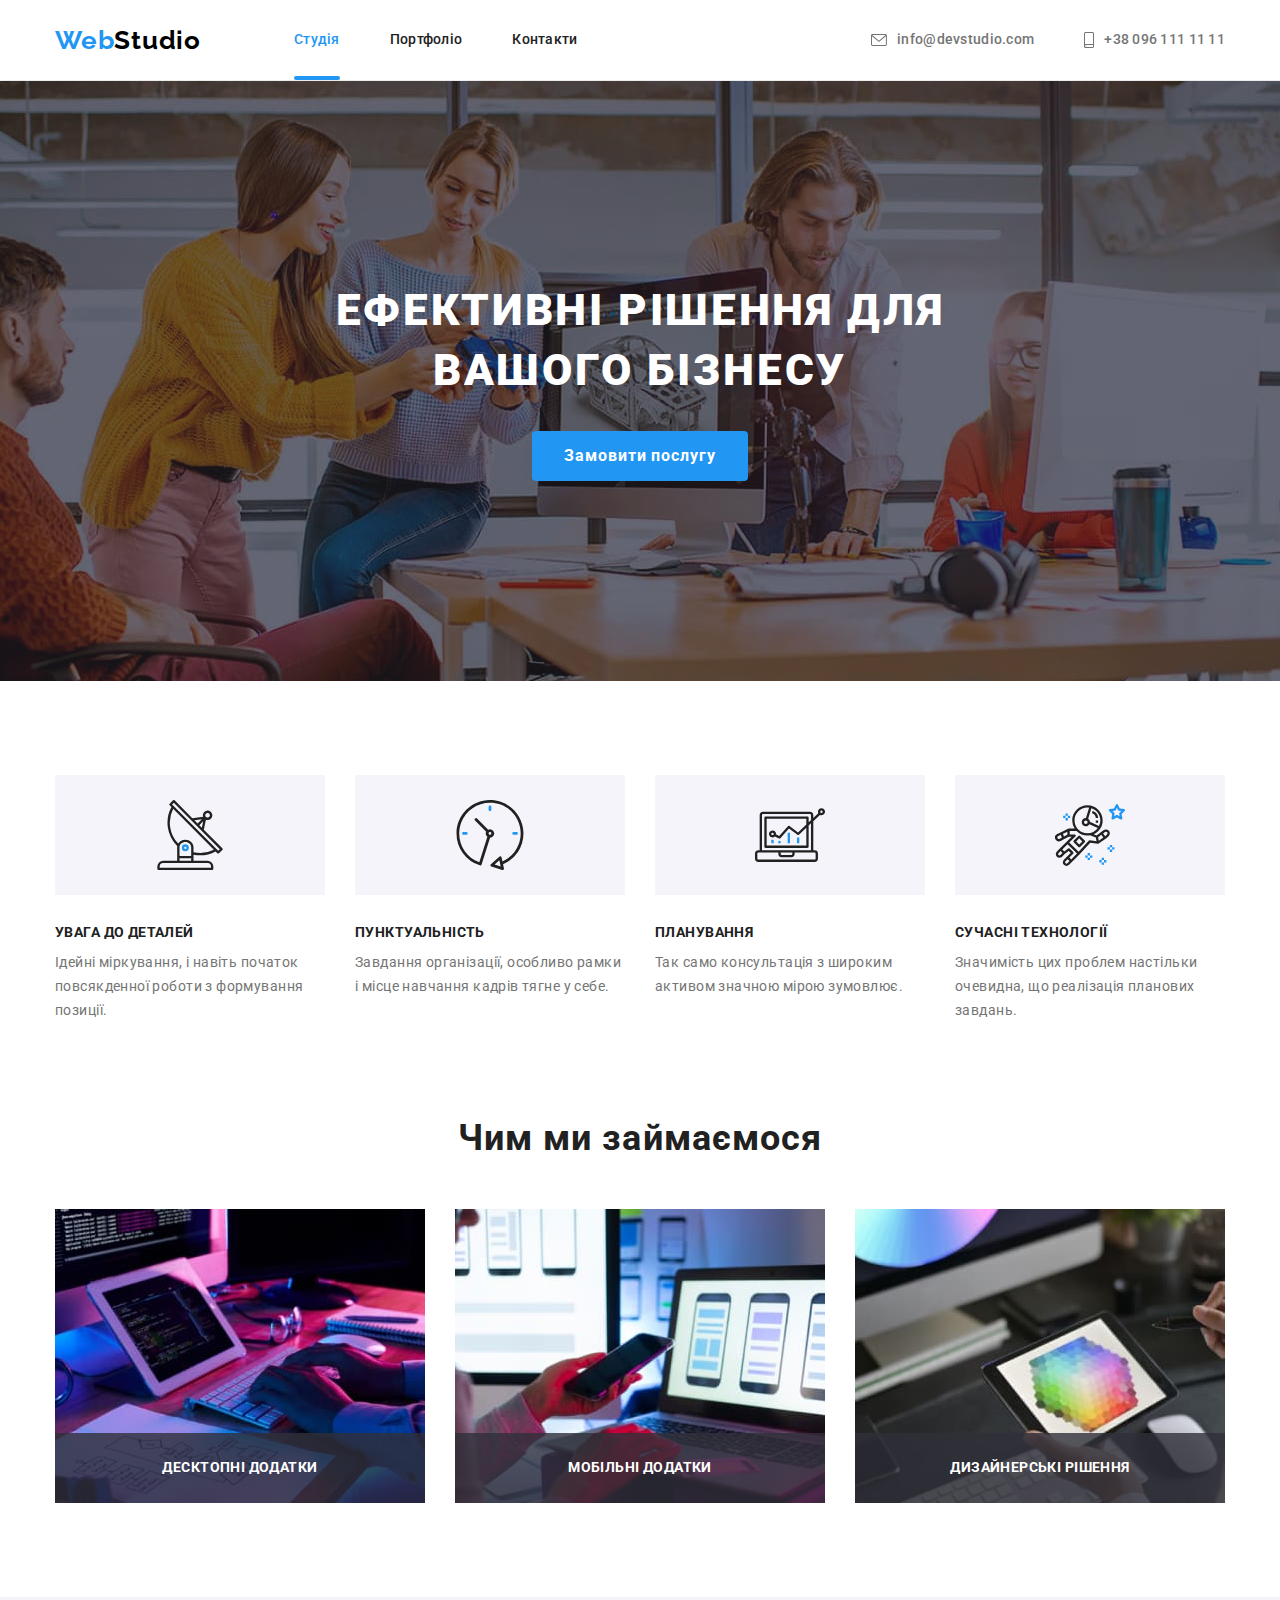
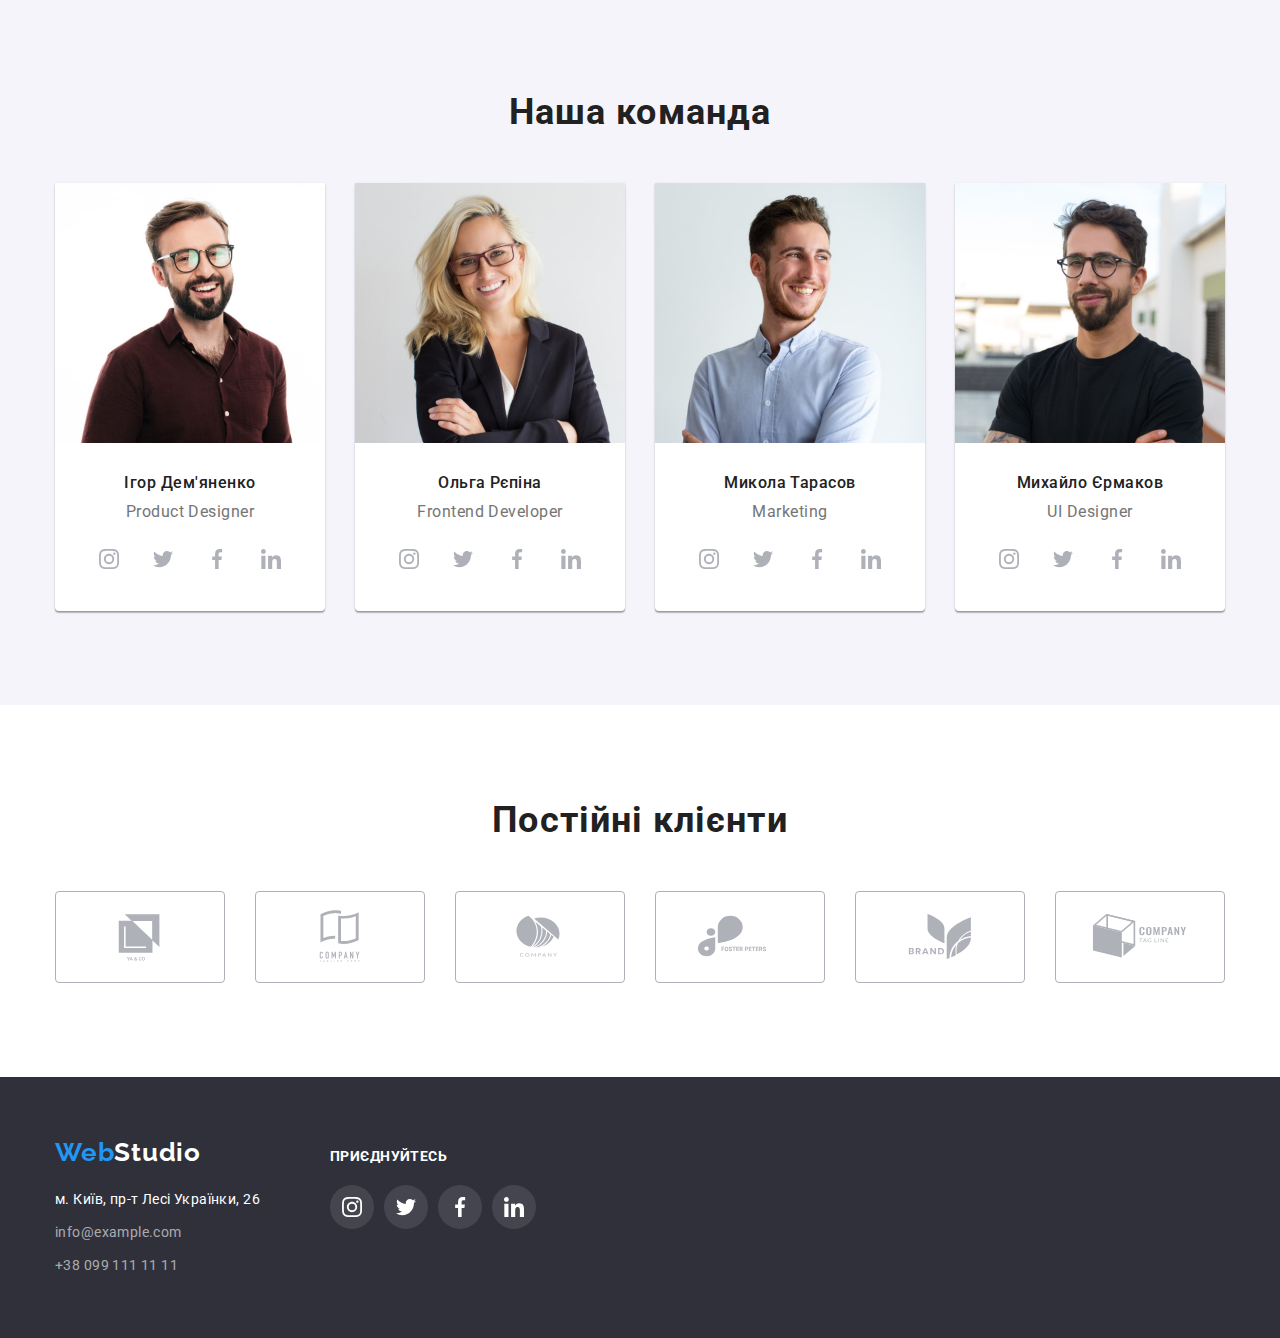
<file: index.html>
<!DOCTYPE html>
<html lang="uk">
  <head>
    <meta charset="UTF-8" />
    <meta http-equiv="X-UA-Compatible" content="IE=edge" />
    <meta name="viewport" content="width=>, initial-scale=1.0" />
    <title>Document</title>
    <link
      href="https://fonts.googleapis.com/css2?family=Raleway:wght@700&family=Roboto:wght@400;500;700;900&display=swap"
      rel="stylesheet"
    />
    <link
      rel="stylesheet"
      href="https://cdnjs.cloudflare.com/ajax/libs/modern-normalize/1.1.0/modern-normalize.min.css"
    />
    <link rel="stylesheet" href="./css/styles.css" />
    <link rel="preconnect" href="https://fonts.googleapis.com" />
    <link rel="preconnect" href="https://fonts.gstatic.com" crossorigin />
  </head>
  <body>
    <!--Head of page-->
    <header>
      <div class="container">
        <div class="navigation">
          <nav class="page-nav">
            <a class="logo link" lang="en" href="">
              Web<span class="logo-up">Studio</span></a
            >
            <ul class="site-nav list">
              <li class="item"><a class="link current" href="">Студія</a></li>
              <li class="item">
                <a class="link" href="./portfolio.html">Портфоліо</a>
              </li>
              <li class="item"><a class="link" href="">Контакти</a></li>
            </ul>
          </nav>
          <ul class="auth-nav list">
            <li class="item">
              <a class="link" href="mailto:info@devstudio.com">
                <svg width="16px" height="12px" class="icon-envelope">
                  <use href="./images/icons.svg#icon-envelope"></use>
                </svg>
                info@devstudio.com</a
              >
            </li>
            <li class="item">
              <a class="link" href="tel:+380961111111">
                <svg class="icon-tel" width="10" height="16">
                  <use href="./images/icons.svg#icon-smartphone"></use>
                </svg>
                +38 096 111 11 11</a
              >
            </li>
          </ul>
        </div>
      </div>
    </header>
    <main>
      <!-- Hero  -->
      <section class="section-hero">
        <div class="container">
          <h1 class="hero-title">Ефективні рішення для вашого бізнесу</h1>
          <button data-modal-open class="button" type="button">
            Замовити послугу
          </button>
        </div>
      </section>

      <!--About us-->
      <section class="section-principles">
        <div class="container">
          <h2 class="visually-hidden">Our principles</h2>
          <ul class="principles list">
            <li class="items prin-first">
              <div class="thumb">
                <svg width="70px" height="70px">
                  <use href="./images/icons.svg#icon-antenna"></use>
                </svg>
              </div>
              <h3 class="principles-list-title">Увага до деталей</h3>
              <p class="principles-list">
                Ідейні міркування, і навіть початок повсякденної роботи з
                формування позиції.
              </p>
            </li>
            <li class="items prin-second">
              <div class="thumb">
                <svg width="70px" height="70px">
                  <use href="./images/icons.svg#icon-clock"></use>
                </svg>
              </div>
              <h3 class="principles-list-title">Пунктуальність</h3>
              <p class="principles-list">
                Завдання організації, особливо рамки і місце навчання кадрів
                тягне у себе.
              </p>
            </li>
            <li class="items prin-third">
              <div class="thumb">
                <svg width="70px" height="70px">
                  <use href="./images/icons.svg#icon-diagram"></use>
                </svg>
              </div>
              <h3 class="principles-list-title">Планування</h3>
              <p class="principles-list">
                Так само консультація з широким активом значною мірою зумовлює.
              </p>
            </li>
            <li class="items prin-fourth">
              <div class="thumb">
                <svg width="70px" height="70px">
                  <use href="./images/icons.svg#icon-astronaut"></use>
                </svg>
              </div>
              <h3 class="principles-list-title">Сучасні технології</h3>
              <p class="principles-list">
                Значимість цих проблем настільки очевидна, що реалізація
                планових завдань.
              </p>
            </li>
          </ul>
        </div>
      </section>
      <!--What we do-->
      <section class="section-activity">
        <div class="container">
          <h2 class="section-title">Чим ми займаємося</h2>
          <ul class="activity-list list">
            <li class="items">
              <img
                src="./images/1.jpg"
                alt="working desk with computer"
                width="370"
              />
              <p class="activity-list-text">Десктопні додатки</p>
            </li>
            <li class="items">
              <img
                src="./images/2.jpg"
                alt="laptop with smartphones samples"
                width="370"
              />
              <p class="activity-list-text">Мобільні додатки</p>
            </li>
            <li class="items">
              <img
                src="./images/3.jpg"
                alt="planshet with color-scheme"
                width="370"
              />
              <p class="activity-list-text">Дизайнерські рішення</p>
            </li>
          </ul>
        </div>
      </section>
      <!--Our comand-->
      <section class="section-comand">
        <div class="container">
          <h2 class="section-title">Наша команда</h2>
          <ul class="comand list">
            <li class="comand-item">
              <img
                src="./images/id.jpg"
                alt="Игорь Демьяненко"
                width="270"
                height="260"
              />
              <div class="designers">
                <h3 class="section-comand-list">Ігор Дем'яненко</h3>
                <p class="comand-position" lang="en">Product Designer</p>
                <ul class="pictograms list">
                  <li class="pictogram-item">
                    <a class="pict-link" href="">
                      <svg class="pict" width="20px" height="20px">
                        <use href="./images/icons.svg#icon-instagram"></use>
                      </svg>
                    </a>
                  </li>
                  <li class="pictogram-item">
                    <a class="pict-link" href="">
                      <svg class="pict" width="20px" height="20px">
                        <use href="./images/icons.svg#icon-twitter"></use>
                      </svg>
                    </a>
                  </li>
                  <li class="pictogram-item">
                    <a class="pict-link" href="">
                      <svg class="pict" width="20px" height="20px">
                        <use href="./images/icons.svg#icon-facebook"></use>
                      </svg>
                    </a>
                  </li>
                  <li class="pictogram-item">
                    <a class="pict-link" href="">
                      <svg class="pict" width="20px" height="20px">
                        <use href="./images/icons.svg#icon-linkedin"></use>
                      </svg>
                    </a>
                  </li>
                </ul>
              </div>
            </li>
            <li class="comand-item">
              <img
                src="./images/or.jpg"
                alt="Ольга Репина"
                width="270"
                height="260"
              />
              <div class="designers">
                <h3 class="section-comand-list">Ольга Рєпіна</h3>
                <p class="comand-position" lang="en">Frontend Developer</p>
                <ul class="pictograms list">
                  <li class="pictogram-item">
                    <a class="pict-link" href="">
                      <svg class="pict" width="20px" height="20px">
                        <use href="./images/icons.svg#icon-instagram"></use>
                      </svg>
                    </a>
                  </li>
                  <li class="pictogram-item">
                    <a class="pict-link" href="">
                      <svg class="pict" width="20px" height="20px">
                        <use href="./images/icons.svg#icon-twitter"></use>
                      </svg>
                    </a>
                  </li>
                  <li class="pictogram-item">
                    <a class="pict-link" href="">
                      <svg class="pict" width="20px" height="20px">
                        <use href="./images/icons.svg#icon-facebook"></use>
                      </svg>
                    </a>
                  </li>
                  <li class="pictogram-item">
                    <a class="pict-link" href="">
                      <svg class="pict" width="20px" height="20px">
                        <use href="./images/icons.svg#icon-linkedin"></use>
                      </svg>
                    </a>
                  </li>
                </ul>
              </div>
            </li>
            <li class="comand-item">
              <img
                src="./images/nt.jpg"
                alt="Николай Тарасов"
                width="270"
                height="260"
              />
              <div class="designers">
                <h3 class="section-comand-list">Микола Тарасов</h3>
                <p class="comand-position" lang="en">Marketing</p>

                <ul class="pictograms list">
                  <li class="pictogram-item">
                    <a class="pict-link" href="">
                      <svg class="pict" width="20px" height="20px">
                        <use href="./images/icons.svg#icon-instagram"></use>
                      </svg>
                    </a>
                  </li>
                  <li class="pictogram-item">
                    <a class="pict-link" href="">
                      <svg class="pict" width="20px" height="20px">
                        <use href="./images/icons.svg#icon-twitter"></use>
                      </svg>
                    </a>
                  </li>
                  <li class="pictogram-item">
                    <a class="pict-link" href="">
                      <svg class="pict" width="20px" height="20px">
                        <use href="./images/icons.svg#icon-facebook"></use>
                      </svg>
                    </a>
                  </li>
                  <li class="pictogram-item">
                    <a class="pict-link" href="">
                      <svg class="pict" width="20px" height="20px">
                        <use href="./images/icons.svg#icon-linkedin"></use>
                      </svg>
                    </a>
                  </li>
                </ul>
              </div>
            </li>
            <li class="comand-item">
              <img
                src="./images/me.jpg"
                alt="Михаил Ермаков"
                width="270"
                height="260"
              />
              <div class="designers">
                <h3 class="section-comand-list">Михайло Єрмаков</h3>
                <p class="comand-position" lang="en">UI Designer</p>
                <ul class="pictograms list">
                  <li class="pictogram-item">
                    <a class="pict-link" href="">
                      <svg class="pict" width="20px" height="20px">
                        <use href="./images/icons.svg#icon-instagram"></use>
                      </svg>
                    </a>
                  </li>
                  <li class="pictogram-item">
                    <a class="pict-link" href="">
                      <svg class="pict" width="20px" height="20px">
                        <use href="./images/icons.svg#icon-twitter"></use>
                      </svg>
                    </a>
                  </li>
                  <li class="pictogram-item">
                    <a class="pict-link" href="">
                      <svg class="pict" width="20px" height="20px">
                        <use href="./images/icons.svg#icon-facebook"></use>
                      </svg>
                    </a>
                  </li>
                  <li class="pictogram-item">
                    <a class="pict-link" href="">
                      <svg class="pict" width="20px" height="20px">
                        <use href="./images/icons.svg#icon-linkedin"></use>
                      </svg>
                    </a>
                  </li>
                </ul>
              </div>
            </li>
          </ul>
        </div>
      </section>
      <!-- Clients  -->
      <section class="section-clients">
        <div class="container">
          <h2 class="section-title">Постійні клієнти</h2>
          <ul class="list clients-list">
            <li class="item">
              <a class="client-link" href="">
                <svg class="icon-link">
                  <use href="./images/icons.svg#icon-logo-one"></use>
                </svg>
              </a>
            </li>
            <li class="item">
              <a class="client-link" href="">
                <svg class="icon-link">
                  <use href="./images/icons.svg#icon-logo-two"></use>
                </svg>
              </a>
            </li>
            <li class="item">
              <a class="client-link" href="">
                <svg class="icon-link">
                  <use href="./images/icons.svg#icon-logo-three"></use>
                </svg>
              </a>
            </li>
            <li class="item">
              <a class="client-link" href="">
                <svg class="icon-link">
                  <use href="./images/icons.svg#icon-logo-four"></use>
                </svg>
              </a>
            </li>
            <li class="item">
              <a class="client-link" href="">
                <svg class="icon-link">
                  <use href="./images/icons.svg#icon-logo-five"></use>
                </svg>
              </a>
            </li>
            <li class="item">
              <a class="client-link" href="">
                <svg class="icon-link">
                  <use href="./images/icons.svg#icon-logo-six"></use>
                </svg>
              </a>
            </li>
          </ul>
        </div>
      </section>
    </main>
    <footer class="contacts">
      <div class="container contacts-page">
        <div class="contacts-wrap">
          <div class="logo-bottom">
            <a class="logo link" lang="en" href=""
              >Web<span class="logo-end">Studio</span></a
            >
          </div>
          <!--Contacts-->
          <address class="adress">
            <ul class="contacts-list list">
              <li class="map">
                <a
                  class="link"
                  href="https://goo.gl/maps/4PBvdfhSK9omXk1a7"
                  target="_blank"
                  rel="noopener noreferrer nofollow"
                  >м. Київ, пр-т Лесі Українки, 26</a
                >
              </li>
              <li class="mail">
                <a class="link" href="mailto:info@example.com"
                  >info@example.com</a
                >
              </li>
              <li class="tel">
                <a class="link" href="tel:+380991111111">+38 099 111 11 11</a>
              </li>
            </ul>
          </address>
        </div>
        <!-- Social links -->
        <div class="connect">
          <p class="connect-title">Приєднуйтесь</p>
          <ul class="pictograms list">
            <li class="pictogram-item">
              <a class="pict-link bottom-link" href="">
                <svg class="pict-bottom" width="20px" height="20px">
                  <use href="./images/icons.svg#icon-instagram"></use>
                </svg>
              </a>
            </li>
            <li class="pictogram-item">
              <a class="pict-link bottom-link" href="">
                <svg class="pict-bottom" width="20px" height="20px">
                  <use href="./images/icons.svg#icon-twitter"></use>
                </svg>
              </a>
            </li>
            <li class="pictogram-item">
              <a class="pict-link bottom-link" href="">
                <svg class="pict-bottom" width="20px" height="20px">
                  <use href="./images/icons.svg#icon-facebook"></use>
                </svg>
              </a>
            </li>
            <li class="pictogram-item">
              <a class="pict-link bottom-link" href="">
                <svg class="pict-bottom" width="20px" height="20px">
                  <use href="./images/icons.svg#icon-linkedin"></use>
                </svg>
              </a>
            </li>
          </ul>
        </div>
      </div>
    </footer>
    <div data-modal class="backdrop is-hidden">
      <div class="modal">
        <button data-modal-close class="button-modal" type="button">
          <svg class="modal-close-icon" width="18" height="18">
            <use href="./images/icons.svg#icon-close-black"></use>
          </svg>
        </button>
      </div>
    </div>
    <script src="./js/modal.js"></script>
  </body>
</html>
</file>
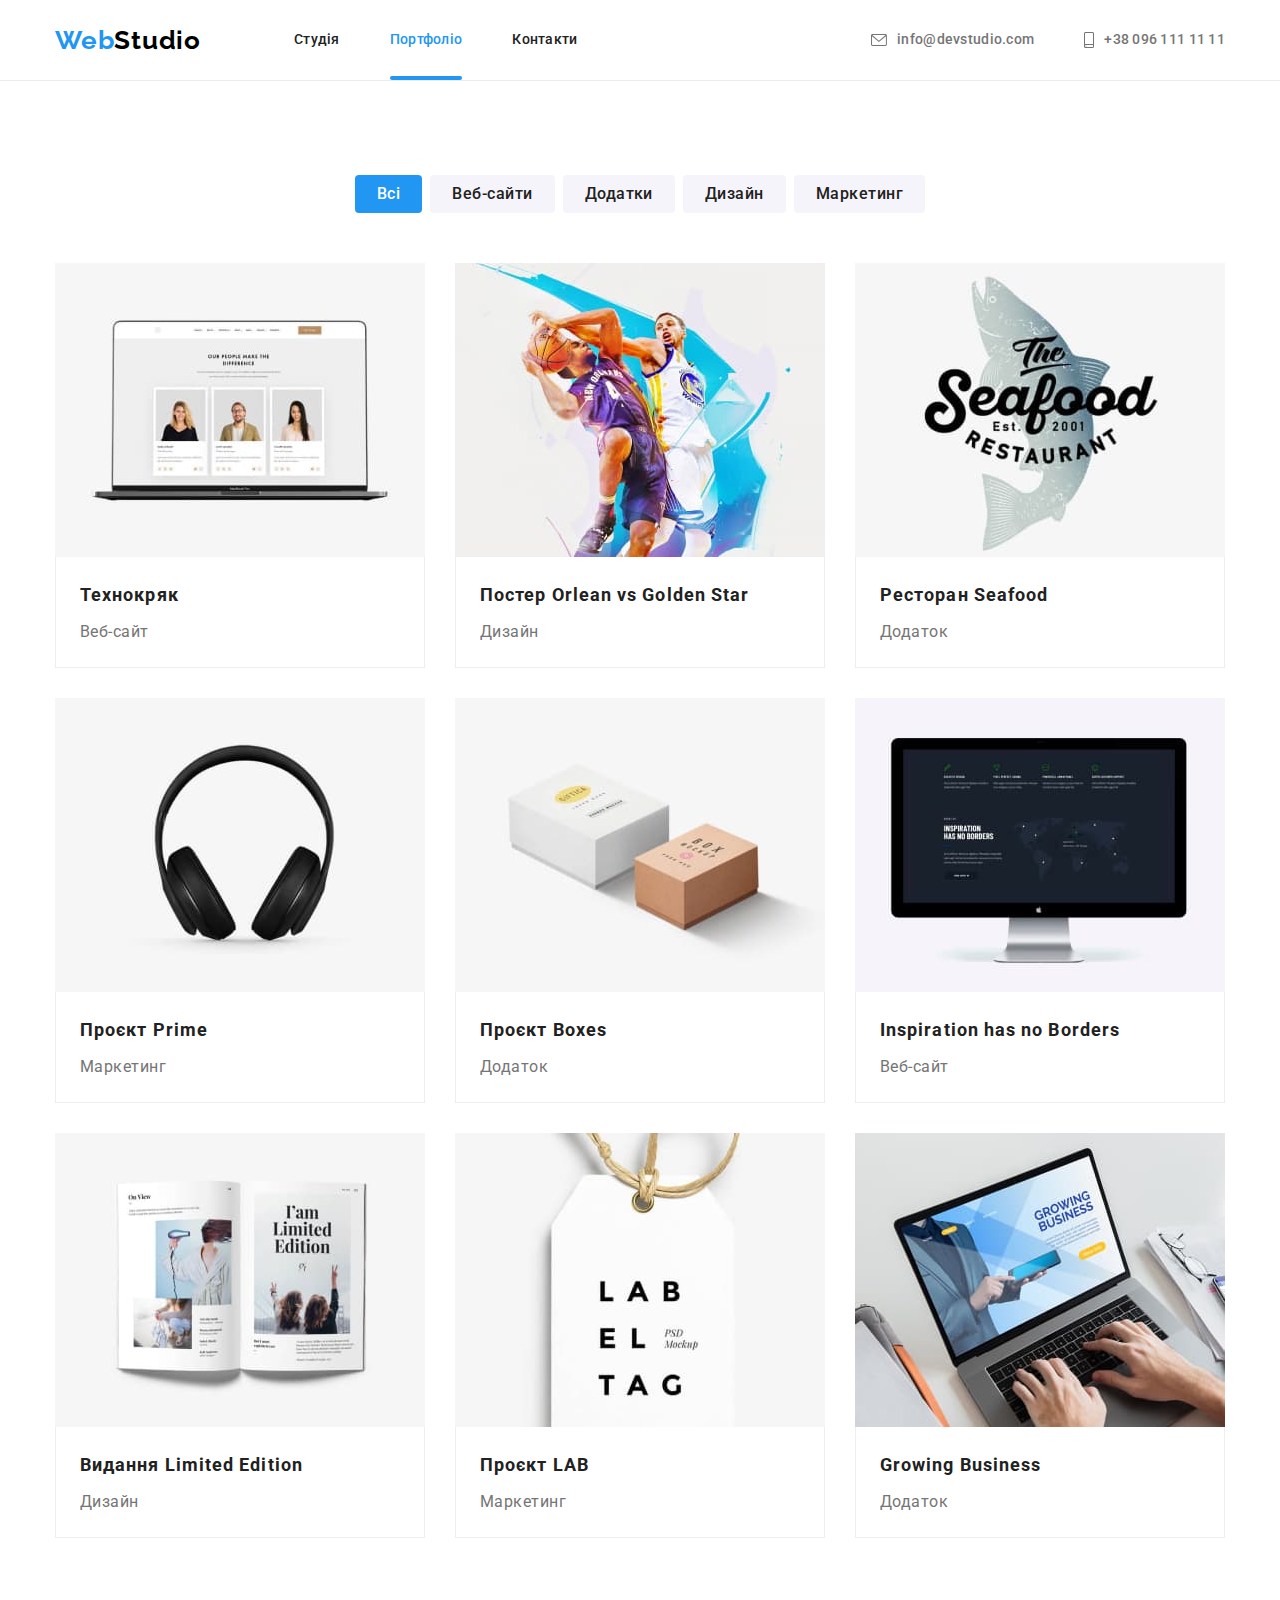
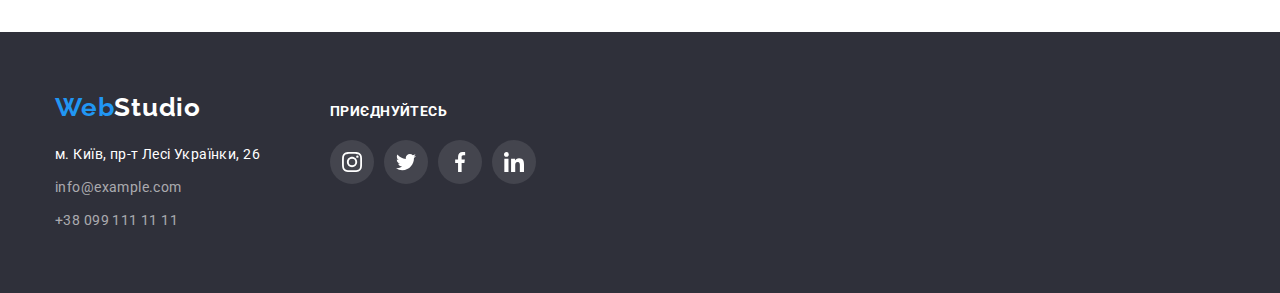
<file: portfolio.html>
<!DOCTYPE html>
<html lang="uk">
  <head>
    <meta charset="UTF-8" />
    <meta http-equiv="X-UA-Compatible" content="IE=edge" />
    <meta name="viewport" content="width=device-width, initial-scale=1.0" />
    <title>Document</title>
    <link
      href="https://fonts.googleapis.com/css2?family=Raleway:wght@700&family=Roboto:wght@400;500;700;900&display=swap"
      rel="stylesheet"
    />
    <link
      rel="stylesheet"
      href="https://cdnjs.cloudflare.com/ajax/libs/modern-normalize/1.1.0/modern-normalize.min.css"
    />
    <link rel="stylesheet" href="./css/styles.css" />
  </head>
  <body>
    <!--Head of page-->
    <header>
      <div class="container">
        <div class="navigation">
          <nav class="page-nav">
            <a class="logo link" lang="en" href="">
              Web<span class="logo-up">Studio</span></a
            >
            <ul class="site-nav list">
              <li class="item">
                <a class="link" href="./index.html">Студія</a>
              </li>
              <li class="item">
                <a class="link current" href="">Портфоліо</a>
              </li>
              <li class="item"><a class="link" href="">Контакти</a></li>
            </ul>
          </nav>
          <ul class="auth-nav list">
            <li class="item">
              <a class="link" href="mailto:info@devstudio.com">
                <svg width="16px" height="12px" class="icon-envelope">
                  <use href="./images/icons.svg#icon-envelope"></use>
                </svg>
                info@devstudio.com</a
              >
            </li>
            <li class="item">
              <a class="link" href="tel:+380961111111">
                <svg class="icon-tel" width="10" height="16">
                  <use href="./images/icons.svg#icon-smartphone"></use>
                </svg>
                +38 096 111 11 11</a
              >
            </li>
          </ul>
        </div>
      </div>
    </header>
    <main>
      <section class="section-projects">
        <div class="container">
          <!-- Project examples  -->
          <h1 class="section-projects-title visually-hidden">
            Project examples
          </h1>
          <!--h1 to hide-->
          <!-- Filter -->
          <ul class="section-projects-list list">
            <li class="item">
              <button class="button-projects current-button" type="button">
                Всі
              </button>
            </li>
            <li class="item">
              <button class="button-projects" type="button">Веб-сайти</button>
            </li>
            <li class="item">
              <button class="button-projects" type="button">Додатки</button>
            </li>
            <li class="item">
              <button class="button-projects" type="button">Дизайн</button>
            </li>
            <li class="item">
              <button class="button-projects" type="button">Маркетинг</button>
            </li>
          </ul>

          <!-- Examples  -->
          <ul class="projects list">
            <li class="item">
              <a class="link link-portfolio" href="">
                <div class="overlay">
                  <img
                    src="./images/technjkryak.jpg"
                    alt="технокряк"
                    width="370"
                    height="294"
                  />
                  <p class="overlay-text">
                    Ресурс пропонує комплексні пропозиції з різним рівнем
                    функціоналу та сервісів. Все це дозволить відвідувачу
                    отримати вичерпні відомості про компанію чи приватну особу.
                  </p>
                </div>

                <div class="project-samples">
                  <h2 class="project-name">Технокряк</h2>
                  <p class="project-type">Веб-сайт</p>
                </div>
              </a>
            </li>
            <li class="item">
              <a class="link link-portfolio" href="">
                <div class="overlay">
                  <img
                    src="./images/orlean.jpg"
                    alt="орлеан"
                    width="370"
                    height="294"
                  />
                  <p class="overlay-text">Слава Україні!</p>
                </div>
                <div class="project-samples">
                  <h2 class="project-name">
                    Постер <span lang="en">Orlean vs Golden Star</span>
                  </h2>
                  <p class="project-type">Дизайн</p>
                </div>
              </a>
            </li>
            <li class="item">
              <a class="link link-portfolio" href="">
                <div class="overlay">
                  <img
                    src="./images/seafood.jpg"
                    alt="морепродукты"
                    width="370"
                    height="294"
                  />
                  <p class="overlay-text-yellow">Героям Слава!</p>
                </div>
                <div class="project-samples">
                  <h2 class="project-name">
                    Ресторан<span lang="en"> Seafood</span>
                  </h2>
                  <p class="project-type">Додаток</p>
                </div>
              </a>
            </li>
            <li class="item">
              <a class="link link-portfolio" href="">
                <img
                  src="./images/prime.jpg"
                  alt="прайм"
                  width="370"
                  height="294"
                />
                <div class="project-samples">
                  <h2 class="project-name">
                    Проєкт<span lang="en"> Prime</span>
                  </h2>
                  <p class="project-type">Маркетинг</p>
                </div>
              </a>
            </li>
            <li class="item">
              <a class="link link-portfolio" href="">
                <img
                  src="./images/boxes.jpg"
                  alt="коробки"
                  width="370"
                  height="294"
                />
                <div class="project-samples">
                  <h2 class="project-name">
                    Проєкт<span lang="en"> Boxes</span>
                  </h2>
                  <p class="project-type">Додаток</p>
                </div>
              </a>
            </li>
            <li class="item">
              <a class="link link-portfolio" href="">
                <img
                  src="./images/inspiration.jpg"
                  alt="вдохновение"
                  width="370"
                  height="294"
                />
                <div class="project-samples">
                  <h2 class="project-name" lang="en">
                    Inspiration has no Borders
                  </h2>
                  <p class="project-type">Веб-сайт</p>
                </div>
              </a>
            </li>
            <li class="item">
              <a class="link link-portfolio" href="">
                <img
                  src="./images/edition.jpg"
                  alt="издание"
                  width="370"
                  height="294"
                />
                <div class="project-samples">
                  <h2 class="project-name">
                    Видання<span lang="en"> Limited Edition</span>
                  </h2>
                  <p class="project-type">Дизайн</p>
                </div>
              </a>
            </li>
            <li class="item">
              <a class="link link-portfolio" href="">
                <img
                  src="./images/lab.jpg"
                  alt="лаборатория"
                  width="370"
                  height="294"
                />
                <div class="project-samples">
                  <h2 class="project-name">
                    Проєкт<span lang="en"> LAB</span>
                  </h2>
                  <p class="project-type">Маркетинг</p>
                </div>
              </a>
            </li>
            <li class="item">
              <a class="link link-portfolio" href="">
                <img
                  src="./images/growing.jpg"
                  alt="рост бизнеса"
                  width="370"
                  height="294"
                />
                <div class="project-samples">
                  <h2 class="project-name" lang="en">Growing Business</h2>
                  <p class="project-type">Додаток</p>
                </div>
              </a>
            </li>
          </ul>
        </div>
      </section>
    </main>
    <footer class="contacts">
      <div class="container contacts-page">
        <div class="contacts-wrap">
          <div class="logo-bottom">
            <a class="logo link" lang="en" href=""
              >Web<span class="logo-end">Studio</span></a
            >
          </div>
          <!--Contacts-->
          <address class="adress">
            <ul class="contacts-list list">
              <li class="map">
                <a
                  class="link"
                  href="https://goo.gl/maps/4PBvdfhSK9omXk1a7"
                  target="_blank"
                  rel="noopener noreferrer nofollow"
                  >м. Київ, пр-т Лесі Українки, 26</a
                >
              </li>
              <li class="mail">
                <a class="link" href="mailto:info@example.com"
                  >info@example.com</a
                >
              </li>
              <li class="tel">
                <a class="link" href="tel:+380991111111">+38 099 111 11 11</a>
              </li>
            </ul>
          </address>
        </div>
        <!-- Social links -->
        <div class="connect">
          <p class="connect-title">Приєднуйтесь</p>
          <ul class="pictograms list">
            <li class="pictogram-item">
              <a class="pict-link bottom-link" href="">
                <svg class="pict-bottom" width="20px" height="20px">
                  <use href="./images/icons.svg#icon-instagram"></use>
                </svg>
              </a>
            </li>
            <li class="pictogram-item">
              <a class="pict-link bottom-link" href="">
                <svg class="pict-bottom" width="20px" height="20px">
                  <use href="./images/icons.svg#icon-twitter"></use>
                </svg>
              </a>
            </li>
            <li class="pictogram-item">
              <a class="pict-link bottom-link" href="">
                <svg class="pict-bottom" width="20px" height="20px">
                  <use href="./images/icons.svg#icon-facebook"></use>
                </svg>
              </a>
            </li>
            <li class="pictogram-item">
              <a class="pict-link bottom-link" href="">
                <svg class="pict-bottom" width="20px" height="20px">
                  <use href="./images/icons.svg#icon-linkedin"></use>
                </svg>
              </a>
            </li>
          </ul>
        </div>
      </div>
    </footer>
  </body>
</html>
</file>
<file: css/styles.css>
/* back-ground color main #FFFFFF
/* back-ground color secondary #2F303A  */
/* text color main #757575 */
/* text color hero #FFFFFF */
/* text color headers #212121 */
/* text color logo #000000 */
/* text color accent #2196F3 */
/* back-ground color secondary (and buttons) #F5F4FA */


:root {
  --text-color-main: #757575;
  --text-color-accent: #2196f3;
  --text-color-headers: #212121;
  --back-ground-color-main: #ffffff;
  --back-ground-color-secondary: #2f303a;
  --back-ground-color-third: #f5f4fa;
  --text-color-logo: #000000;
}

body {
  color: var(--text-color-main);
  background-color: var(--back-ground-color-main);
  font-family: Roboto, sans-serif;
  }

/* Exeptions */
.link {
  text-decoration: none;
}
.list {
  padding: 0;
  margin: 0;
  list-style: none;
}
.visually-hidden {
  position: absolute;
  white-space: nowrap;
  width: 1px;
  height: 1px;
  overflow: hidden;
  border: 0;
  padding: 0;
  clip: rect(0 0 0 0);
  clip-path: inset(50%);
  margin: -1px;
}

h1,
h2,
h3,
ul,
p {
  margin: 0;
  padding: 0;
}

img {
  display: block;
  max-width: 100%;
  height: auto;
}

/* Site navigation  */

.container {
  width: 1200px;
  padding-left: 15px;
  padding-right: 15px;
  margin: 0 auto;
}

header {
  border-bottom: 1px solid #ECECEC;
}

.logo {
  margin-right: 93px;
  padding-top: 24px;
  padding-bottom: 24px;

  color: var(--text-color-accent);
  font-family: Raleway, sans-serif;
  font-weight: 700;
  font-size: 26px;
  line-height: 1.19;
  letter-spacing: 0.03em; 
}

.logo-end {
  color: var(--back-ground-color-main)
}

.page-nav .logo-up {
  color: var(--text-color-logo)
}

.page-nav {
display: flex;
align-items: center;
}

.site-nav .link:hover,
.site-nav .link:focus,
.auth-nav .link:hover,
.auth-nav .link:focus
{color: var(--text-color-accent)}

.site-nav,
.auth-nav {
  display: flex;
  align-items: center;

  font-weight: 500;
  line-height: 1.14;
  letter-spacing: 0.02em;
  font-size: 14px;
}

.site-nav .link {
  display: block;
  padding-top: 32px;
  padding-bottom: 32px;

  color: var(--text-color-headers);

  transition: color 250ms cubic-bezier(0.4, 0, 0.2, 1);
}

.site-nav .link.current {
  color: var(--text-color-accent);
}

.site-nav .item {
  position: relative;
}

.current::after {
  position: absolute;
  bottom: 0;
  left: 0;

  content: "";
  width: 100%;
  height: 4px;
  background-color: var(--text-color-accent);
  border-radius: 2px;
}

.site-nav .item:not(:last-child) {
  margin-right: 50px;
}

.auth-nav {
  margin-left: auto;
}

.auth-nav .link {
  display: flex;
  align-items: center;
  padding-top: 32px;
  padding-bottom: 32px;

  color: var(--text-color-main);

  transition: color 250ms cubic-bezier(0.4, 0, 0.2, 1);
}

.auth-nav .item + .item {
  margin-left: 50px;
}

.navigation {
  display: flex;
}

.icon-envelope,
.icon-tel {
  margin-right: 10px;
  fill: currentColor;
}

.icon-envelope:hover,
.icon-tel:hover,
.icon-envelope:focus,
.icon-tel:focus {
  fill: var(--text-color-accent);
}



/* Hero  */
.section-hero {
  max-width: 1600px;
  height: 600px;
  margin-left: auto;
  margin-right: auto;
  background-image: linear-gradient(to right, rgba(47, 48, 58, 0.4), rgba(47, 48, 58, 0.4)),
  url(../images/background.jpg);
  background-color: #C4C4C4;
  background-size: cover;
  background-repeat: no-repeat;
  background-position: center;


  padding-top: 200px;
  padding-bottom: 200px;

  text-align: center;
}

.hero-title {
  margin-bottom: 30px;
  margin-left: auto;
  margin-right: auto;
  width: 696px;

  font-weight: 900;
  font-size: 44px;
  line-height: 1.36;
  letter-spacing: 0.06em;
  text-transform: uppercase;
  color: var(--back-ground-color-main);
}

.button {
  display: inline-block;
  min-width: 216px;
  border-radius: 4px;
  padding: 10px 32px;
  text-align: center;
  margin-right: auto;
  margin-left: auto;
  border: none;

  font-family: inherit;
  font-weight: 700;
  line-height: 1.88;
  letter-spacing: 0.06em;
  color: var(--back-ground-color-main);
  background-color: var(--text-color-accent);
  font-size: 16px;

  transition: background-color 250ms cubic-bezier(0.4, 0, 0.2, 1);
}

.button:hover,
.button:focus {
  background-color: #188ce8;
}

.backdrop.is-hidden {
  opacity: 0;
  pointer-events: none;
  }

.backdrop {
  position: fixed;
  top: 0;
  left: 0;
  background-color: rgba(0, 0, 0, 0.2);
  width: 100%;
  height: 100%;

  opacity: 1;
  transition: opacity 500ms cubic-bezier(0.4, 0, 0.2, 1);
  }

  .backdrop.is-hidden .modal {
  transform: translate(-50%, -50%) scale(0.5);
  }

.modal {
  position: absolute;
  top: 50%;
  left: 50%;

  padding: 8px 8px;
  min-width: 528px;
  min-height: 581px;
  
  background-color: var(--back-ground-color-main);
  box-shadow: 0px 1px 3px rgba(0, 0, 0, 0.12), 0px 1px 1px rgba(0, 0, 0, 0.14), 0px 2px 1px rgba(0, 0, 0, 0.2);
  border-radius: 4px; 

  transform: translate(-50%, -50%) scale(1) rotate(1turn);
  transition: transform 500ms cubic-bezier(0.4, 0, 0.2, 1);
}

.button-modal {
  display: flex;
  align-items: center;
  justify-content: center;
  width: 30px;
  height: 30px;
  margin-left: auto;
  cursor: pointer;

  background: #FFFFFF;
  border: 1px solid rgba(0, 0, 0, 0.1);
  border-radius: 50%;
}



/* Principles  */

.section-principles {
  padding-top: 94px;
  padding-bottom: 94px;
}

.principles {
  display: flex;
  justify-content: space-between;
  padding: 0;
}

.principles .items {
  flex-basis: calc((100% - 3 * 30px)/4);
  }

  .principles .items:not(:last-child) {
  margin-right: 30px;
  }

.principles-list-title {
  margin: 0px 0px 10px 0px;

  font-size: 14px;
  font-weight: 700;
  line-height: 1.14;
  letter-spacing: 0.03em;
  text-transform: uppercase;
  color: var(--text-color-headers);
}

.principles-list {
  margin: 0;

  line-height: 1.71;
  letter-spacing: 0.03em;
  color: var(--text-color-main);
  font-size: 14px;
}

.thumb {
  display: flex;
  align-items: center;
  justify-content: center;
  flex-basis: calc((100% - 3 * 30px) / 4);
  height: 120px;
  background-color: var(--back-ground-color-third);
  margin-bottom: 30px;
}

.prin-first::before {
    background-image: url(../images/prin-first.svg);
}
.prin-second::before {
    background-image: url(../images/prin-second.svg);
}
.prin-third::before {
    background-image: url(../images/prin-third.svg);
}
.prin-fourth::before {
    background-image: url(../images/astronaut.svg);
}



/* Activity and comand  */

/* Activity  */
.section-activity {
padding-bottom: 94px;
}

.section-title {
  margin-bottom: 50px;

  font-weight: 700;
  font-size: 36px;
  line-height: 1.17;
  text-align: center;
  letter-spacing: 0.03em;
  color: var(--text-color-headers);
}

.activity-list {
  display: flex;
  justify-content: space-between;
}

.activity-list .items {
  position: relative;

  flex-basis: calc((100% - 2 * 30px)/3);
}

.activity-list .items:not(:last-child) {
  margin-right: 30px;
}

.activity-list-text {
  position: absolute;
  bottom: 0;

  display: flex;
  align-items: center;
  justify-content: center;
  width: 100%;
  height: 70px;
  background-color: rgba(47, 48, 58, 0.8);

  font-weight: 700;
  font-size: 14px;
  line-height: 1.14;
  text-align: center;
  letter-spacing: 0.03em;
  text-transform: uppercase;
  color: var(--back-ground-color-main);
}



/* Comand  */

.section-comand {
  padding: 94px 0;
  background-color: var(--back-ground-color-third);
}

.designers {
  padding: 30px 32px;
}

.comand {
  display: flex;
  text-align: center;
}

.comand-item {
  flex-basis: calc((100% - 3 * 30px)/4);

  background-color: var(--back-ground-color-main);
  box-shadow: 0px 1px 3px rgba(0, 0, 0, 0.12), 0px 1px 1px rgba(0, 0, 0, 0.14), 0px 2px 1px rgba(0, 0, 0, 0.2);
border-radius: 0px 0px 4px 4px;
}

.comand-item:not(:last-child) {
  margin-right: 30px;
}

.section-comand-list {
  margin-bottom: 10px;

  font-weight: 500;
  line-height: 1.19;
  letter-spacing: 0.03em;
  color: var(--text-color-headers);
  font-size: 16px;
}

.comand-position {
  line-height: 1.19;
  letter-spacing: 0.03em;
  font-size: 16px;
  margin-bottom: 16px;
}

.pictograms {
  display: flex;
  align-items: center;
  justify-content: center;
  text-align: center;
  width: 206px;
}

.pictogram-item {
  display: flex;
  flex-basis: calc((100% - 10px * 3)/4);
  height: 44px;
  align-items: center;
  justify-content: center;
}

.pictogram-item:not(:last-child) {
  margin-right: 10px;

}

.pict-link {
  display: flex;
  align-items: center;
  justify-content: center;

  color: #AFB1B8;
  border-radius: 50%;
  width: 44px;
  height: 44px;

  transition: color 250ms cubic-bezier(0.4, 0, 0.2, 1), background-color 250ms cubic-bezier(0.4, 0, 0.2, 1);
}

.pict-link:hover,
.pict-link:focus {
  background-color: var(--text-color-accent);
  color: var(--back-ground-color-main);
}

.pict {
  fill: currentColor;
}
.pict-bottom {
  fill: var(--back-ground-color-main);
}



  /* Clients  */
.section-clients {
  padding: 94px 0;
}

.clients-list {
  display: flex;
}

.clients-list .item {
  flex-basis: calc((100% - 30px * 5) / 6);
  height: 92px;
}

.clients-list .item + .item {
  margin-left: 30px;
}


.client-link {
  display: flex;
  justify-content: center;
  align-items: center;
  width: 100%;
  height: 100%;

  color: #AFB1B8;
  border: 1px solid #AFB1B8;
  border-radius: 4px;
  outline: transparent;

  transition: border 250ms cubic-bezier(0.4, 0, 0.2, 1), background-color 250ms cubic-bezier(0.4, 0, 0.2, 1);
}

.client-link:hover,
.client-link:focus {
  color: var(--text-color-accent);
  border: 1px solid var(--text-color-accent);
}

.icon-link {
  width: 106px;
  height: 60px;
  fill: currentColor;
}



/* Footer  */

.logo-bottom {
  margin-right: auto;
  margin-bottom: 20px;
  margin-left: 0;
}

.logo-bottom .logo {
  padding: 0;
  margin-right: 0;
}

.contacts {
  padding-top: 60px;
  padding-bottom: 60px;

  background-color: var(--back-ground-color-secondary);
}

.adress {
  font-style: normal;
  font-size: 14px;
}

.contacts-list {
  padding: 0;

  line-height: 1.71;
  letter-spacing: 0.03em;
}

.contacts-list .link {
  color: rgba(255, 255, 255, 0.6);
}

.contacts-list .map {
  margin-bottom: 9px;
}

.contacts-list .map .link {
  color: var(--back-ground-color-main);
}

.contacts-list .mail {
  margin-bottom: 9px;
}

.map .link:hover,
.map .link:focus,
.mail .link:hover,
.mail .link:focus,
.tel .link:hover,
.tel .link:focus
{
  color: var(--text-color-accent);
}

.map .link,
.mail .link,
.tel .link {
transition: color 250ms cubic-bezier(0.4, 0, 0.2, 1);
}

.container-for-contacts {
  width: 1200px;
  padding-left: 15px;
  padding-right: 15px;
  margin-right: auto;
  margin-left: auto;
}

.connect-title {
  margin-bottom: 20px;

  font-weight: 700;
  font-size: 14px;
  line-height: 1.14;
  letter-spacing: 0.03em;
  text-transform: uppercase;
  color: var(--back-ground-color-main);
}

.contacts-page {
  display: flex;
  align-items: baseline;
}

.contacts-wrap {
  margin-right: 70px;
}

.bottom-link {
  background-color:rgba(255, 255, 255, 0.1);;
}

.connect .pictograms {
  padding-bottom: 0;
}



/* PORTFOLIO CSS  */

/* Filter style  */

.section-projects {
  padding: 94px 0px;
}

.section-projects-list {
  display: flex;
  justify-content: center;
  margin-left: auto;
  margin-right: auto;
  margin-bottom: 50px;
}

.section-projects-list .item:not(:last-child) {
  margin-right: 8px;
}

.section-projects-list .current-button {
  background-color: var(--text-color-accent);
  color: var(--back-ground-color-main);
}

.button-projects {
  padding: 6px 22px;

  font-size: inherit;
  font-family: inherit;
  font-weight: 500;
  line-height: 1.62;
  text-align: center;
  letter-spacing: 0.03em;
  color: var(--text-color-headers);
  border-style: none;
  background-color: var(--back-ground-color-third);
  border-radius: 4px;

  transition: background-color 250ms cubic-bezier(0.4, 0, 0.2, 1);
}

.button-projects:hover,
.button-projects:focus {
  color: var(--back-ground-color-main);
  background-color: var(--text-color-accent);
  box-shadow: 0px 3px 1px rgba(0, 0, 0, 0.1), 0px 1px 2px rgba(0, 0, 0, 0.08), 0px 2px 2px rgba(0, 0, 0, 0.12);
}

.button-projects,
.button {
  cursor: pointer;
}

/* Picture style  */
.projects {
  display: flex;
  flex-wrap: wrap;
}

.projects .item {
  flex-basis: calc((100% - 2 * 30px)/3);
  margin-right: 30px;
  margin-bottom: 30px;
}

.projects .item:nth-child(3n) {
  margin-right: 0;
}

.projects .item:nth-last-child(-n + 3) {
  margin-bottom: 0;
}

.link-portfolio {
  display: block;

  transition: color 250ms cubic-bezier(0.4, 0, 0.2, 1);
}

.link-portfolio:hover,
.link-portfolio:focus {
  box-shadow: 0px 1px 1px rgba(0, 0, 0, 0.12), 0px 4px 4px rgba(0, 0, 0, 0.06), 1px 4px 6px rgba(0, 0, 0, 0.16);
}

.project-samples {
  padding: 20px 24px;
  border-bottom: 1px solid #EEEEEE;
  border-left: 1px solid #EEEEEE;
  border-right: 1px solid #EEEEEE;
}

.project-name {
  margin-bottom: 4px;

  font-weight: 700;
  font-size: 18px;
  line-height: 2;
  letter-spacing: 0.06em;
  color: var(--text-color-headers);
}

.project-type{
  line-height: 1.88;
  letter-spacing: 0.03em;
  color: var(--text-color-main);
}

.overlay {
  position: relative;
  overflow: hidden;
}

.overlay-text {
  position: absolute;
  bottom: -100%;
  background-color: rgba(33, 150, 243, 0.9);
  padding: 63px 24px;
  width: 100%;
  height: 100%;

  font-size: 18px;
  line-height: 1.56;
  letter-spacing: 0.03em;
  color: var(--back-ground-color-main);

  transition: transform 500ms cubic-bezier(0.4, 0, 0.2, 1);
}

.link-portfolio:hover .overlay-text,
.link-portfolio:focus .overlay-text {
  transform: translateY(-100%);
}

.overlay-text-yellow {
  position: absolute;
  bottom: -100%;
  background-color: rgba(243, 240, 33, 0.9);
  padding: 63px 24px;
  width: 100%;
  height: 100%;

  font-size: 18px;
  line-height: 1.56;
  letter-spacing: 0.03em;
  color: var(--text-color-accent);

  transition: transform 500ms cubic-bezier(0.4, 0, 0.2, 1);
}

.link-portfolio:hover .overlay-text-yellow,
.link-portfolio:focus .overlay-text-yellow {
  transform: translateY(-100%);
}
</file>
